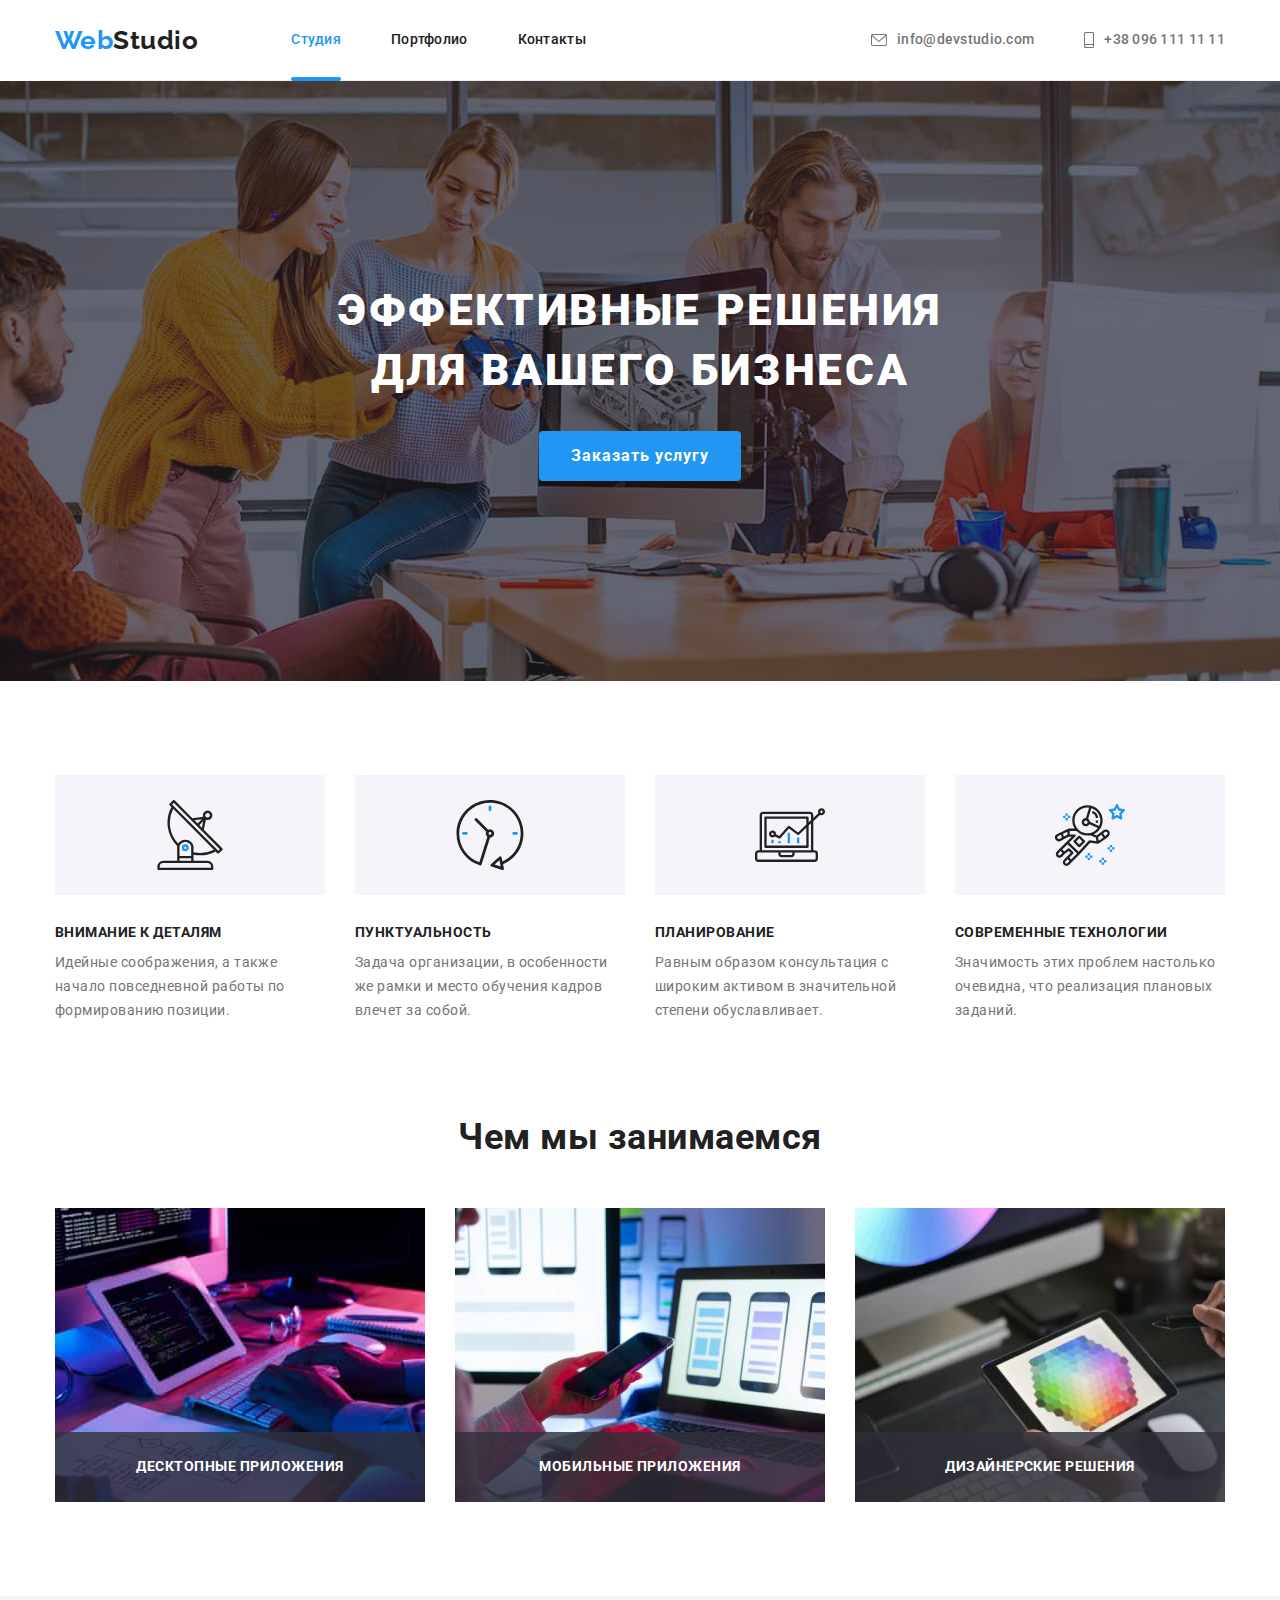
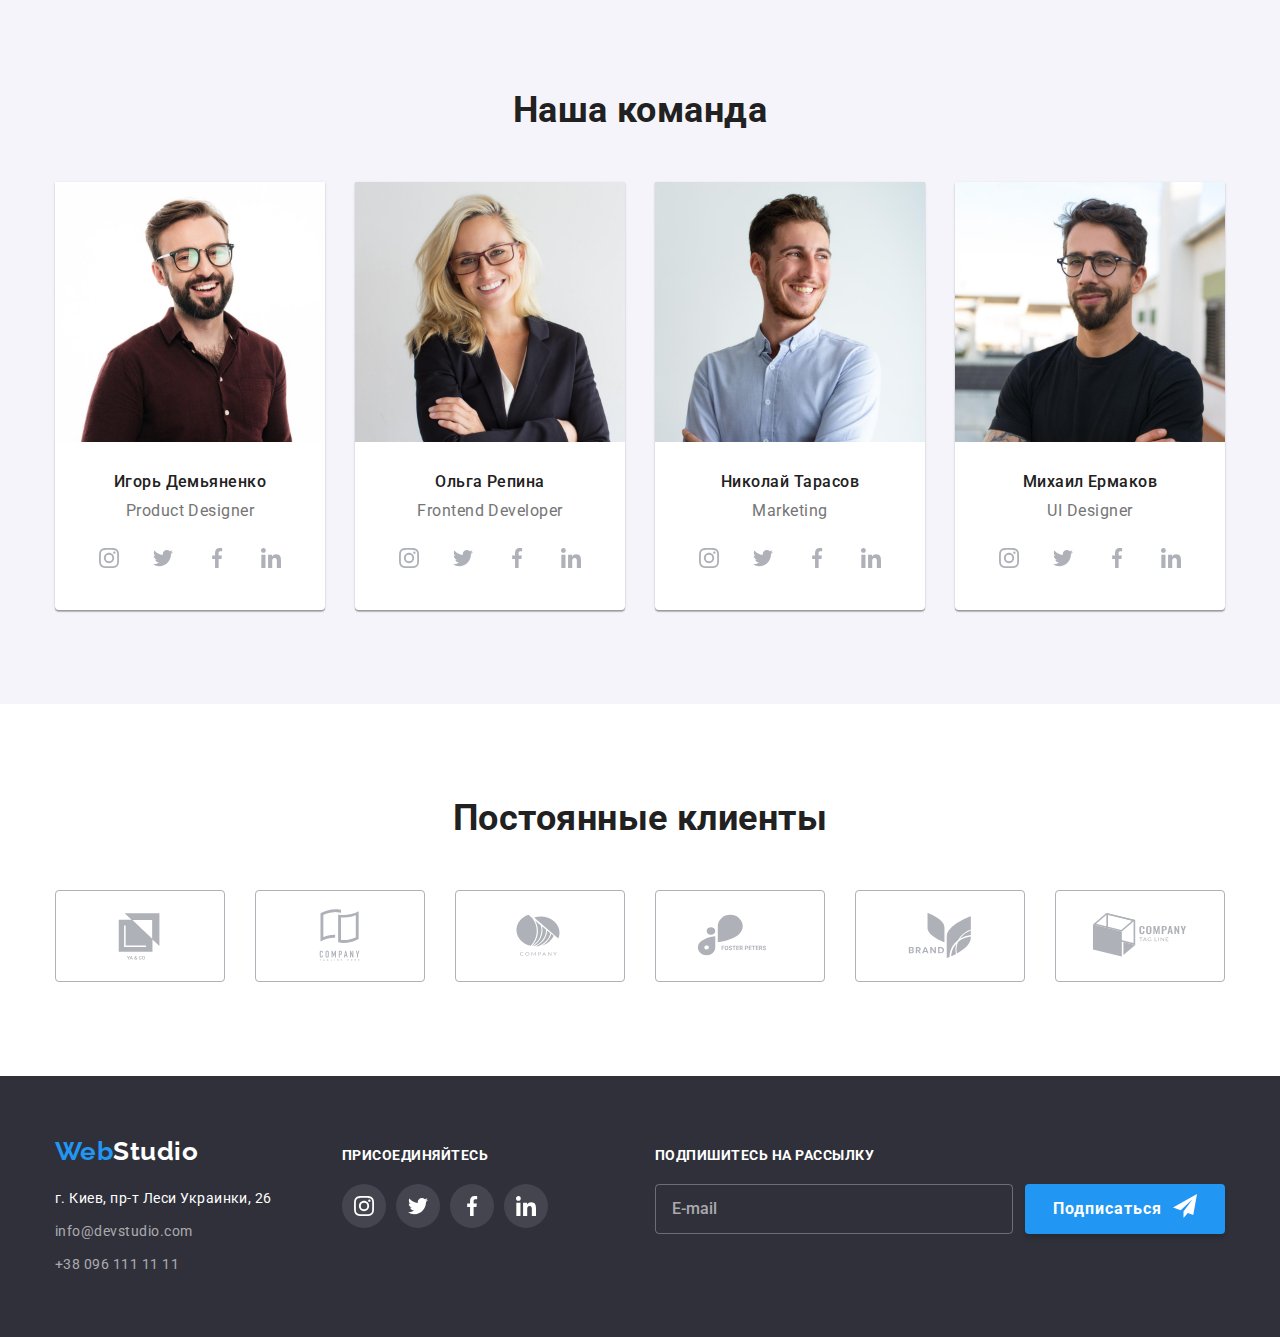
<file: index.html>
<!DOCTYPE html>
<html lang="ru">
<head>
    <meta charset="UTF-8">
    <meta http-equiv="X-UA-Compatible" content="IE=edge">
    <meta name="viewport" content="width=, initial-scale=1.0">
    <title>goit-markup-hw-06</title>
    <link rel="preconnect" href="https://fonts.gstatic.com">
    <link href="https://fonts.googleapis.com/css2?family=Raleway:wght@700&family=Roboto:wght@400;500;700;900&display=swap" rel="stylesheet" />
    <link href="https://cdnjs.cloudflare.com/ajax/libs/modern-normalize/1.0.0/modern-normalize.min.css" rel="stylesheet" /> 
    <link href="./css/styles.css" rel="stylesheet" />
</head>

<body>
<!--Header of page-->
    <header>
        <div class="navigation-section container">
            <a class="logo link" href="./index.html"><span class="logo-accent">Web</span>Studio</a>
            <nav class="nav-list-of-pages">
                <ul class="list">
                    <li class="nav-list-element">
                        <a class="nav-list-item link current" href="./index.html">Студия</a></li>
                    <li class="nav-list-element">
                        <a class="nav-list-item link" href="./portfolio.html">Портфолио</a></li>
                    <li class="nav-list-element">
                        <a class="nav-list-item link" href="">Контакты</a></li>
                </ul>
            </nav>
            <ul class="list">
                <li class="up-contacts-list-element">
                    <a class="up-contacts-list-item link" href="mailto:info@devstudio.com">
                        <svg class="up-contacts-icon" width="16" height="12">
                            <use href="./images/spritehover.svg#icon-envelope"></use>
                        </svg>
                        info@devstudio.com
                    </a>
                </li>
                <li class="up-contacts-list-element">
                    <a class="up-contacts-list-item link" href="tel:+380961111111">
                        <svg class="up-contacts-icon" width="10" height="16">
                            <use href="./images/spritehover.svg#icon-smartphone"></use>
                        </svg>
                        +38 096 111 11 11
                    </a>
                </li>
            </ul>
        </div>
    </header>
    <!--Main content-->
    <main>
        <!--Main section-->
        <section class="main-section">
            <div class="hero">
                <h1 class="main-title">Эффективные решения для вашего бизнеса</h1>
                <button class="section-btn" data-modal-open type="button">Заказать услугу</button>
            </div>
        </section>
        <!--Features section-->
        <section class="features-section section">
            <div class="container">
                <h2 class="visually-hidden">Особенности</h2>
                    <ul class="features-list list">
                        <li class="features-list-element">
                            <div class="features-list-icon-wrap">
                                <svg class="features-list-icon" width="70" height="70">
                                    <use href="./images/spritenohover.svg#icon-antenna"></use>
                                </svg>
                            </div>
                            <h3 class="features-title">Внимание к деталям</h3>
                            <p class="features-title-dscr">Идейные соображения, а также начало повседневной работы по формированию позиции.</p>
                        </li>
                        <li class="features-list-element">
                            <div class="features-list-icon-wrap">
                                <svg class="features-list-icon" width="70" height="70">
                                    <use href="./images/spritenohover.svg#icon-clock"></use>
                                </svg>
                            </div>
                            <h3 class="features-title">Пунктуальность</h3>
                            <p class="features-title-dscr">Задача организации, в особенности же рамки и место обучения кадров влечет за собой.</p>
                        </li>
                        <li class="features-list-element">
                            <div class="features-list-icon-wrap">
                                <svg class="features-list-icon" width="70" height="70">
                                    <use href="./images/spritenohover.svg#icon-diagram"></use>
                                </svg>
                            </div>
                            <h3 class="features-title">Планирование</h3>
                            <p class="features-title-dscr">Равным образом консультация с широким активом в значительной степени обуславливает.</p>
                        </li>
                        <li class="features-list-element">
                            <div class="features-list-icon-wrap">
                                <svg class="features-list-icon" width="70" height="70">
                                    <use href="./images/spritenohover.svg#icon-astronaut"></use>
                                </svg>
                            </div>
                            <h3 class="features-title">Современные технологии</h3>
                            <p class="features-title-dscr">Значимость этих проблем настолько очевидна, что реализация плановых заданий.</p>
                        </li>
                    </ul>
                </div>
        </section>
        <!--Occupations section-->
        <section class="occupations-section section">
            <div class="container">
                <h2 class="secondary-title">Чем мы занимаемся</h2>
                    <ul class="occupations-list list">
                        <li class="occupations-list-element">
                            <div class="occupations-list-thumb">
                                <img src="./images/occupation1.jpg" alt="Десктопные приложения" width="370" height="294" />
                                <div class="occupations-list-overlay">
                                    <p class="occupations-list-text">Десктопные приложения</p>
                                </div>
                            </div>
                        </li>
                        <li class="occupations-list-element">
                            <div class="occupations-list-thumb">
                                <img src="./images/occupation2.jpg" alt="Мобильные приложения" width="370" height="294" />
                                <div class="occupations-list-overlay">
                                    <p class="occupations-list-text">Мобильные приложения</p>
                                </div>
                            </div>
                        </li>
                        <li class="occupations-list-element">
                            <div class="occupations-list-thumb">
                                <img src="./images/occupation3.jpg" alt="Дизайнерские решения" width="370" height="294" />
                                <div class="occupations-list-overlay">
                                    <p class="occupations-list-text">Дизайнерские решения</p>
                                </div>
                            </div>
                        </li>
                    </ul>
            </div>
        </section>
        <!--Our team section-->
        <section class="team-section section">
            <div class="container">
                <h2 class="secondary-title">Наша команда</h2>
                    <ul class="team-list list">
                        <li class="team-list-element">
                            <div class="team-image-tumb">
                                <img src="./images/photo1.jpg" alt="Игорь Демьяненко" width="270" height="260" />
                            </div>
                            <div class="team-list-element-container">
                                <h3 class="team-person">Игорь Демьяненко</h3>
                                <p class="team-person-role">Product Designer</p>
                                <ul class="list team-social-links-list">
                                    <li class="team-social-links-element">
                                        <a class="link team-social-links-link" href="" target="_blank" rel="noopener noreferrer">
                                            <svg class="team-social-links-icon" width="20" height="20">
                                                <use href="./images/spritehover.svg#icon-instagram"></use>
                                            </svg>
                                        </a>
                                    </li>
                                    <li class="team-social-links-element">
                                        <a class="link team-social-links-link" href="" target="_blank" rel="noopener noreferrer">
                                            <svg class="team-social-links-icon" width="20" height="20">
                                                <use href="./images/spritehover.svg#icon-twitter"></use>
                                            </svg>
                                        </a>
                                    </li>
                                    <li class="team-social-links-element">
                                        <a class="link team-social-links-link" href="" target="_blank" rel="noopener noreferrer">
                                            <svg class="team-social-links-icon" width="20" height="20">
                                                <use href="./images/spritehover.svg#icon-facebook"></use>
                                            </svg>
                                        </a>
                                    </li>
                                    <li class="team-social-links-element">
                                        <a class="link team-social-links-link" href="" target="_blank" rel="noopener noreferrer">
                                            <svg class="team-social-links-icon" width="20" height="20">
                                                <use href="./images/spritehover.svg#icon-linkedin"></use>
                                            </svg>
                                        </a>
                                    </li>
                                </ul>
                            </div>
                        </li>
                        <li class="team-list-element">
                            <div class="team-image-tumb">
                                <img src="./images/photo2.jpg" alt="Ольга Репина" width="270" height="260" />
                            </div>
                            <div class="team-list-element-container">
                                <h3 class="team-person">Ольга Репина</h3>
                                <p class="team-person-role">Frontend Developer</p>
                                <ul class="list team-social-links-list">
                                    <li class="team-social-links-element">
                                        <a class="link team-social-links-link" href="" target="_blank" rel="noopener noreferrer">
                                            <svg class="team-social-links-icon" width="20" height="20">
                                                <use href="./images/spritehover.svg#icon-instagram"></use>
                                            </svg>
                                        </a>
                                    </li>
                                    <li class="team-social-links-element">
                                        <a class="link team-social-links-link" href="" target="_blank" rel="noopener noreferrer">
                                            <svg class="team-social-links-icon" width="20" height="20">
                                                <use href="./images/spritehover.svg#icon-twitter"></use>
                                            </svg>
                                        </a>
                                    </li>
                                    <li class="team-social-links-element">
                                        <a class="link team-social-links-link" href="" target="_blank" rel="noopener noreferrer">
                                            <svg class="team-social-links-icon" width="20" height="20">
                                                <use href="./images/spritehover.svg#icon-facebook"></use>
                                            </svg>
                                        </a>
                                    </li>
                                    <li class="team-social-links-element">
                                        <a class="link team-social-links-link" href="" target="_blank" rel="noopener noreferrer">
                                            <svg class="team-social-links-icon" width="20" height="20">
                                                <use href="./images/spritehover.svg#icon-linkedin"></use>
                                            </svg>
                                        </a>
                                    </li>
                                </ul>
                            </div>
                        </li>
                        <li class="team-list-element">
                            <div class="team-image-tumb">
                                <img src="./images/photo3.jpg" alt="Николай Тарасов" width="270" height="260" />
                            </div>
                            <div class="team-list-element-container">
                                <h3 class="team-person">Николай Тарасов</h3>
                                <p class="team-person-role">Marketing</p>
                                <ul class="list team-social-links-list">
                                    <li class="team-social-links-element">
                                        <a class="link team-social-links-link" href="" target="_blank" rel="noopener noreferrer">
                                            <svg class="team-social-links-icon" width="20" height="20">
                                                <use href="./images/spritehover.svg#icon-instagram"></use>
                                            </svg>
                                        </a>
                                    </li>
                                    <li class="team-social-links-element">
                                        <a class="link team-social-links-link" href="" target="_blank" rel="noopener noreferrer">
                                            <svg class="team-social-links-icon" width="20" height="20">
                                                <use href="./images/spritehover.svg#icon-twitter"></use>
                                            </svg>
                                        </a>
                                    </li>
                                    <li class="team-social-links-element">
                                        <a class="link team-social-links-link" href="" target="_blank" rel="noopener noreferrer">
                                            <svg class="team-social-links-icon" width="20" height="20">
                                                <use href="./images/spritehover.svg#icon-facebook"></use>
                                            </svg>
                                        </a>
                                    </li>
                                    <li class="team-social-links-element">
                                        <a class="link team-social-links-link" href="" target="_blank" rel="noopener noreferrer">
                                            <svg class="team-social-links-icon" width="20" height="20">
                                                <use href="./images/spritehover.svg#icon-linkedin"></use>
                                            </svg>
                                        </a>
                                    </li>
                                </ul>
                            </div>
                        </li>
                        <li class="team-list-element">
                            <div class="team-image-tumb">
                                <img src="./images/photo4.jpg" alt="Михаил Ермаков" width="270" height="260" />
                            </div>
                            <div class="team-list-element-container">
                                <h3 class="team-person">Михаил Ермаков</h3>
                                <p class="team-person-role">UI Designer</p>
                                <ul class="list team-social-links-list">
                                    <li class="team-social-links-element">
                                        <a class="link team-social-links-link" href="" target="_blank" rel="noopener noreferrer">
                                            <svg class="team-social-links-icon" width="20" height="20">
                                                <use href="./images/spritehover.svg#icon-instagram"></use>
                                            </svg>
                                        </a>
                                    </li>
                                    <li class="team-social-links-element">
                                        <a class="link team-social-links-link" href="" target="_blank" rel="noopener noreferrer">
                                            <svg class="team-social-links-icon" width="20" height="20">
                                                <use href="./images/spritehover.svg#icon-twitter"></use>
                                            </svg>
                                        </a>
                                    </li>
                                    <li class="team-social-links-element">
                                        <a class="link team-social-links-link" href="" target="_blank" rel="noopener noreferrer">
                                            <svg class="team-social-links-icon" width="20" height="20">
                                                <use href="./images/spritehover.svg#icon-facebook"></use>
                                            </svg>
                                        </a>
                                    </li>
                                    <li class="team-social-links-element">
                                        <a class="link team-social-links-link" href="" target="_blank" rel="noopener noreferrer">
                                            <svg class="team-social-links-icon" width="20" height="20">
                                                <use href="./images/spritehover.svg#icon-linkedin"></use>
                                            </svg>
                                        </a>
                                    </li>
                                </ul>
                            </div>
                        </li>
                    </ul>
                </div>
        </section>

        <!--Clients-->
        <section class="section">
            <div class="container">
                <h2 class="secondary-title">Постоянные клиенты</h2>
                <ul class="list clients-list">
                    <li class="clients-links-element">
                        <a class="link clients-links-link" href="" target="_blank" rel="noopener noreferrer">
                            <svg class="clients-links-icon" width="106" height="60">
                                <use href="./images/spritehover.svg#icon-Logo-one"></use>
                            </svg>
                        </a>
                    </li>
                    <li class="clients-links-element">
                        <a class="link clients-links-link" href="" target="_blank" rel="noopener noreferrer">
                            <svg class="clients-links-icon" width="106" height="60">
                                <use href="./images/spritehover.svg#icon-Logo-two"></use>
                            </svg>
                        </a>
                    </li>
                    <li class="clients-links-element">
                        <a class="link clients-links-link" href="" target="_blank" rel="noopener noreferrer">
                            <svg class="clients-links-icon" width="106" height="60">
                                <use href="./images/spritehover.svg#icon-Logo-three"></use>
                            </svg>
                        </a>
                    </li>
                    <li class="clients-links-element">
                        <a class="link clients-links-link" href="" target="_blank" rel="noopener noreferrer">
                            <svg class="clients-links-icon" width="106" height="60">
                                <use href="./images/spritehover.svg#icon-Logo-four"></use>
                            </svg>
                        </a>
                    </li>
                    <li class="clients-links-element">
                        <a class="link clients-links-link" href="" target="_blank" rel="noopener noreferrer">
                            <svg class="clients-links-icon" width="106" height="60">
                                <use href="./images/spritehover.svg#icon-Logo-five"></use>
                            </svg>
                        </a>
                    </li>
                    <li class="clients-links-element">
                        <a class="link clients-links-link" href="" target="_blank" rel="noopener noreferrer">
                            <svg class="clients-links-icon" width="106" height="60">
                                <use href="./images/spritehover.svg#icon-Logo-six"></use>
                            </svg>
                        </a>
                    </li>
                </ul>
            </div>
        </section>
    </main>

    <!--Hero-Modal-window-->
    <div class="backdrop is-hidden" data-modal>
        <div class="hero-modal">
            <button class="hero-modal-close-btn" data-modal-close>
                <svg class="hero-modal-close-icon" width="11" height="11">
                    <use href="./images/spriteform.svg#icon-close-btn"></use>
                </svg>
            </button>

            <form class="modal-form" action="#" method="POST" autocomplete="off">
                <h4 class="modal-title">Оставьте свои данные, мы вам перезвоним</h4>

                
                <label class="modal-label" for="name">Имя</label>
                <div class="modal-input-thumb"> 
                    <input class="modal-input" type="text" name="modal-input-name" id="name" placeholder=" " />
                        <svg class="modal-icon" width="18" height="18">
                            <use href="./images/spriteform.svg#icon-person-black"></use>
                        </svg>
                </div>
                
                
                <label class="modal-label" for="phone">Телефон</label>
                <div class="modal-input-thumb">  
                    <input class="modal-input" type="tel" name="modal-input-phone" id="phone" placeholder=" " />
                        <svg class="modal-icon" width="18" height="18">
                            <use href="./images/spriteform.svg#icon-phone-black"></use>
                        </svg>
                </div>

                
                <label class="modal-label" for="mail">Почта</label>
                <div class="modal-input-thumb">  
                    <input class="modal-input" type="email" name="modal-input-mail" id="mail" placeholder=" " />
                        <svg class="modal-icon" width="18" height="18">
                            <use href="./images/spriteform.svg#icon-email-black"></use>
                        </svg>
                </div>
                
                <label class="modal-label" for="coment">Комментарий</label>
                <textarea class="modal-input modal-coment-text-area" name="modal-text-area-text" id="coment" placeholder="Введите текст"></textarea>

                <div class="checkbox-wrap">
                    
                    <label class="modal-label-checkbox">
                        <input class="checkbox-place" type="checkbox" name="checkbox-value" />
                        <span class="checkbox-icon-wrap">
                            <svg class="checkbox-icon" width="16" height="15">
                                <use href="./images/spriteform.svg#icon-checkbox"></use>
                            </svg>
                        </span>
                        
                        Соглашаюсь с рассылкой и принимаю 
                        <a class="modal-link" href="#">Условия договора</a>
                    </label>
                </div>
                
                <button class="section-btn modal-submit-btn" type="submit">Отправить</button>
            </form>
        </div>
    </div>

    <!--Footer-->
    <footer class="footer-section">
        <div class="container footer-container">
            <div class="address-container">
                <a class="logo link logo-down-color-marg" href="./index.html"><span class="logo-accent">Web</span>Studio</a>
                    <address class="address">
                        <ul class="list">
                            <li class="down-contacts-list-element"><a class="down-contacts-list-item link" href="https://goo.gl/maps/1cNyrUN5Ciwygz4w9" target="_blank" rel="noopener noreferrer">г. Киев, пр-т Леси Украинки, 26</a></li>
                            <li class="down-contacts-list-element"><a class="down-contacts-list-item contacts-alfa link" href="mailto:info@devstudio.com">info@devstudio.com</a></li>
                            <li class="down-contacts-list-element"><a class="down-contacts-list-item contacts-alfa link" href="tel:+380961111111">+38 096 111 11 11</a></li>
                        </ul>
                    </address>
            </div>
            <div>
                <p class="footer-social-links-text">присоединяйтесь</p>
                <ul class="list footer-social-links-list">
                    <li class="footer-social-links-element">
                        <a class="link footer-social-links-link" href="" target="_blank" rel="noopener noreferrer">
                            <svg class="footer-social-links-icon" width="20" height="20">
                                <use href="./images/spritehover.svg#icon-instagram"></use>
                            </svg>
                        </a>
                    </li>
                    <li class="footer-social-links-element">
                        <a class="link footer-social-links-link" href="" target="_blank" rel="noopener noreferrer">
                            <svg class="footer-social-links-icon" width="20" height="20">
                                <use href="./images/spritehover.svg#icon-twitter"></use>
                            </svg>
                        </a>
                    </li>
                    <li class="footer-social-links-element">
                        <a class="link footer-social-links-link" href="" target="_blank" rel="noopener noreferrer">
                            <svg class="footer-social-links-icon" width="20" height="20">
                                <use href="./images/spritehover.svg#icon-facebook"></use>
                            </svg>
                        </a>
                    </li>
                    <li class="footer-social-links-element">
                        <a class="link footer-social-links-link" href="" target="_blank" rel="noopener noreferrer">
                            <svg class="footer-social-links-icon" width="20" height="20">
                                <use href="./images/spritehover.svg#icon-linkedin"></use>
                            </svg>
                        </a>
                    </li>
                </ul>
            </div>
            <form class="subscribe-form" action="#" method="POST" autocomplete="off">
                <label class="subscribe-label" for="subscribe">Подпишитесь на рассылку</label>
                <div class="subscribe-inp-btn-thumb">
                    <input class="subscribe-input-email" type="text" name="subscribe-input-email-text" id="subscribe" placeholder="E-mail">
                <button class="section-btn subscribe-btn" type="submit">Подписаться
                    <svg class="footer-social-links-icon" width="24" height="24">
                        <use href="./images/spriteform.svg#icon-send"></use>
                    </svg>
                </button>
                </div>
            </form>
        </div>
    </footer>

<!--Scripts-->
<script src="./js/modal.js"></script>
</body>
</html>
</file>
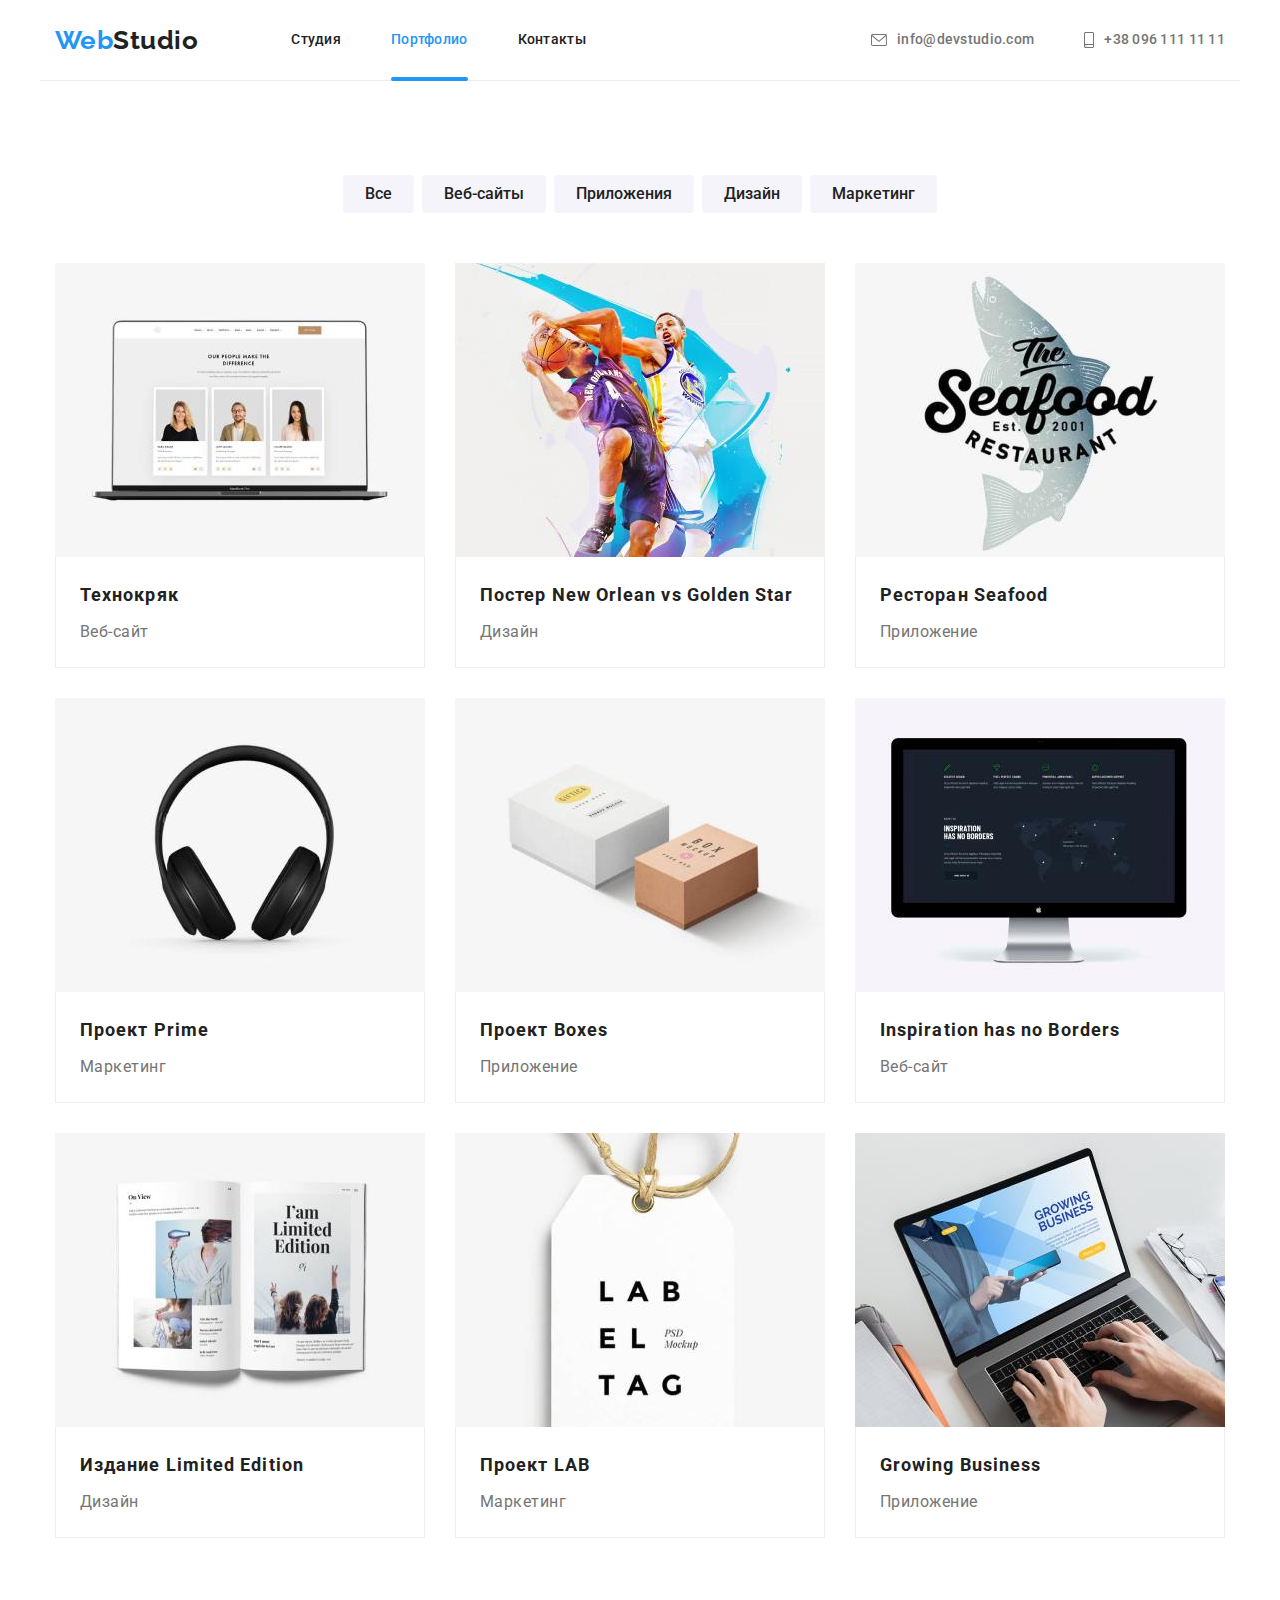
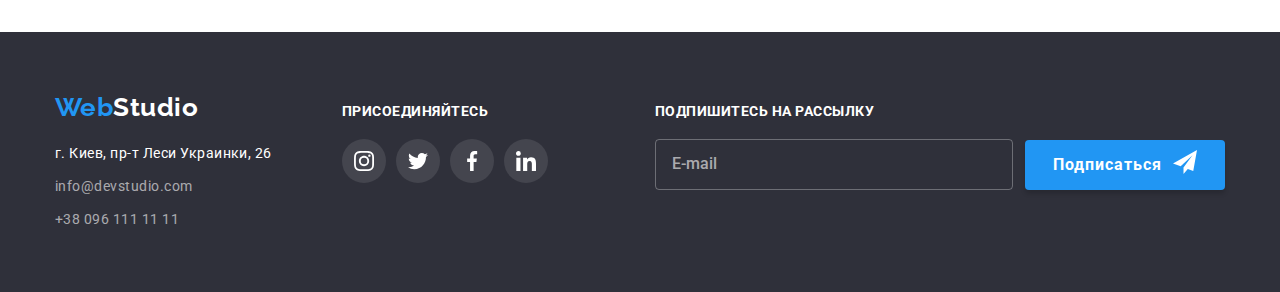
<file: portfolio.html>
<!DOCTYPE html>
<html lang="ru">
<head>
    <meta charset="UTF-8">
    <meta http-equiv="X-UA-Compatible" content="IE=edge">
    <meta name="viewport" content="width=, initial-scale=1.0">
    <title>goit-markup-hw-06</title>
    <link rel="preconnect" href="https://fonts.gstatic.com">
    <link href="https://fonts.googleapis.com/css2?family=Raleway:wght@700&family=Roboto:wght@400;500;700;900&display=swap" rel="stylesheet" />
    <link href="https://cdnjs.cloudflare.com/ajax/libs/modern-normalize/1.0.0/modern-normalize.min.css" rel="stylesheet" />
    <link href="./css/styles.css" rel="stylesheet" />
</head>

<body>
    <!--Header of page-->
    <header>
        <div class="navigation-section container">
            <a class="logo link" href="./index.html"><span class="logo-accent">Web</span>Studio</a>
            <nav class="nav-list-of-pages">
                <ul class="list">
                    <li class="nav-list-element"><a class="nav-list-item link" href="./index.html">Студия</a></li>
                    <li class="nav-list-element"><a class="nav-list-item link current" href="./portfolio.html">Портфолио</a></li>
                    <li class="nav-list-element"><a class="nav-list-item link" href="">Контакты</a></li>
                </ul>
            </nav>
            <ul class="list">
                <li class="up-contacts-list-element">
                    <a class="up-contacts-list-item link" href="mailto:info@devstudio.com">
                        <svg class="up-contacts-icon" width="16" height="12">
                            <use href="./images/spritehover.svg#icon-envelope"></use>
                        </svg>
                        info@devstudio.com
                    </a>
                </li>
                <li class="up-contacts-list-element">
                    <a class="up-contacts-list-item link" href="tel:+380961111111">
                        <svg class="up-contacts-icon" width="10" height="16">
                            <use href="./images/spritehover.svg#icon-smartphone"></use>
                        </svg>
                        +38 096 111 11 11
                    </a>
                </li>
            </ul>
        </div>
    </header>
    <!--Main content-->
    <main>
        <!--Main section-->
        <section class="section">
            <div class="container">
                <h1 class="visually-hidden">Роботы WebStudio</h1>
                <ul class="filter-list list">
                    <li class="filter-list-element"><button class="portfolio-btn" type="button">Все</button></li>
                    <li class="filter-list-element"><button class="portfolio-btn" type="button">Веб-сайты</button></li>
                    <li class="filter-list-element"><button class="portfolio-btn" type="button">Приложения</button></li>
                    <li class="filter-list-element"><button class="portfolio-btn" type="button">Дизайн</button></li>
                    <li class="filter-list-element"><button class="portfolio-btn" type="button">Маркетинг</button></li>
                </ul>
                <ul class="galery-list list">
                    <li class="galery-list-element">
                        <a class="link galery-list-link" href="#" target="_blank" rel="noopener noreferrer">
                            <div class="galery-list-thumb">
                                <img src="./images/portfolio1.jpg" alt="Веб-сайт Технокряк" width="370" height="294" />
                                <div class="galery-list-overlay">
                                    <p class="galery-list-text">
                                        Технокряк это современная площадка распространения коронавируса. Компании используют эту платформу для цифрового шпионажа и атак на защищённые сервера конкурентов.
                                    </p>
                                </div>
                            </div>
                            <div class="galery-list-container">
                                <h2 class="work-studio-title">Технокряк</h2>
                                <p class="work-studio-dscr">Веб-сайт</p>
                            </div>
                        </a>
                    </li>
                    <li class="galery-list-element">
                        <a class="link galery-list-link" href="#" target="_blank" rel="noopener noreferrer">
                            <div class="galery-list-thumb">
                                <img src="./images/portfolio2.jpg" alt="Дизайн Постера New Orlean vs Golden Star" width="370" height="294" />
                                <div class="galery-list-overlay">
                                    <p class="galery-list-text">
                                        Технокряк это современная площадка распространения коронавируса. Компании используют эту платформу для цифрового шпионажа и атак на защищённые сервера конкурентов.
                                    </p>
                                </div>
                            </div>
                            <div class="galery-list-container">
                                <h2 class="work-studio-title">Постер New Orlean vs Golden Star</h2>
                                <p class="work-studio-dscr">Дизайн</p>
                            </div>
                        </a>
                    </li>
                    <li class="galery-list-element">
                        <a class="link galery-list-link" href="#" target="_blank" rel="noopener noreferrer">
                            <div class="galery-list-thumb">
                                <img src="./images/portfolio3.jpg" alt="Приложение Ресторан Seafood" width="370" height="294" /> 
                                <div class="galery-list-overlay">
                                    <p class="galery-list-text">
                                        Технокряк это современная площадка распространения коронавируса. Компании используют эту платформу для цифрового шпионажа и атак на защищённые сервера конкурентов.
                                    </p>
                                </div>
                            </div>
                            <div class="galery-list-container">
                                <h2 class="work-studio-title">Ресторан Seafood</h2>
                                <p class="work-studio-dscr">Приложение</p>
                            </div>
                        </a>
                    </li>
                    <li class="galery-list-element">
                        <a class="link galery-list-link" href="#" target="_blank" rel="noopener noreferrer">
                            <div class="galery-list-thumb">
                                <img src="./images/portfolio4.jpg" alt="Маркетинг Проекта Prime" width="370" height="294" />
                                <div class="galery-list-overlay">
                                    <p class="galery-list-text">
                                        Технокряк это современная площадка распространения коронавируса. Компании используют эту платформу для цифрового шпионажа и атак на защищённые сервера конкурентов.
                                    </p>
                                </div>
                            </div>
                            <div class="galery-list-container">
                                <h2 class="work-studio-title">Проект Prime</h2>
                                <p class="work-studio-dscr">Маркетинг</p>
                            </div>
                        </a>
                    </li>
                    <li class="galery-list-element">
                        <a class="link galery-list-link" href="#" target="_blank" rel="noopener noreferrer">
                            <div class="galery-list-thumb">
                                <img src="./images/portfolio5.jpg" alt="Приложение Проект Boxes" width="370" height="294" />
                                <div class="galery-list-overlay">
                                    <p class="galery-list-text">
                                        Технокряк это современная площадка распространения коронавируса. Компании используют эту платформу для цифрового шпионажа и атак на защищённые сервера конкурентов.
                                    </p>
                                </div>
                            </div>
                            <div class="galery-list-container">
                                <h2 class="work-studio-title">Проект Boxes</h2>
                                <p class="work-studio-dscr">Приложение</p>
                            </div>
                        </a>
                    </li>
                    <li class="galery-list-element">
                        <a class="link galery-list-link" href="#" target="_blank" rel="noopener noreferrer">
                            <div class="galery-list-thumb">
                                <img src="./images/portfolio6.jpg" alt="Веб-сайт Inspiration has no Borders" width="370" height="294" />
                                <div class="galery-list-overlay">
                                    <p class="galery-list-text">
                                        Технокряк это современная площадка распространения коронавируса. Компании используют эту платформу для цифрового шпионажа и атак на защищённые сервера конкурентов.
                                    </p>
                                </div>
                            </div>
                            <div class="galery-list-container">
                                <h2 class="work-studio-title">Inspiration has no Borders</h2>
                                <p class="work-studio-dscr">Веб-сайт</p>
                            </div>
                        </a>
                    </li>
                    <li class="galery-list-element">
                        <a class="link galery-list-link" href="#" target="_blank" rel="noopener noreferrer">
                            <div class="galery-list-thumb">
                                <img src="./images/portfolio7.jpg" alt="Дизайн Издания Limited Edition" width="370" height="294" />
                                <div class="galery-list-overlay">
                                    <p class="galery-list-text">
                                        Технокряк это современная площадка распространения коронавируса. Компании используют эту платформу для цифрового шпионажа и атак на защищённые сервера конкурентов.
                                    </p>
                                </div>
                            </div>
                            <div class="galery-list-container">
                                <h2 class="work-studio-title">Издание Limited Edition</h2>
                                <p class="work-studio-dscr">Дизайн</p>
                            </div>
                        </a>
                    </li>
                    <li class="galery-list-element">
                        <a class="link galery-list-link" href="#" target="_blank" rel="noopener noreferrer">
                            <div class="galery-list-thumb">
                                <img src="./images/portfolio8.jpg" alt="Маркетинг Проекта LAB" width="370" height="294" />
                                <div class="galery-list-overlay">
                                    <p class="galery-list-text">
                                        Технокряк это современная площадка распространения коронавируса. Компании используют эту платформу для цифрового шпионажа и атак на защищённые сервера конкурентов.
                                    </p>
                                </div>
                            </div>
                            <div class="galery-list-container">
                                <h2 class="work-studio-title">Проект LAB</h2>
                                <p class="work-studio-dscr">Маркетинг</p>
                            </div>
                        </a>
                    </li>
                    <li class="galery-list-element">
                        <a class="link galery-list-link" href="#" target="_blank" rel="noopener noreferrer">
                            <div class="galery-list-thumb">
                                <img src="./images/portfolio9.jpg" alt="Приложение Growing Business" width="370" height="294" />
                                <div class="galery-list-overlay">
                                    <p class="galery-list-text">
                                        Технокряк это современная площадка распространения коронавируса. Компании используют эту платформу для цифрового шпионажа и атак на защищённые сервера конкурентов.
                                    </p>
                                </div>
                            </div>                            
                            <div class="galery-list-container">
                                <h2 class="work-studio-title">Growing Business</h2>
                                <p class="work-studio-dscr">Приложение</p>
                            </div>
                        </a>
                    </li>
                </ul>
            </div>
        </section>
    </main>

    <!--Footer-->
    <footer class="footer-section">
        <div class="container footer-container">
            <div class="address-container">
                <a class="logo link logo-down-color-marg" href="./index.html"><span class="logo-accent">Web</span>Studio</a>
                    <address class="address">
                        <ul class="list">
                            <li class="down-contacts-list-element"><a class="down-contacts-list-item link" href="https://goo.gl/maps/1cNyrUN5Ciwygz4w9" target="_blank" rel="noopener noreferrer">г. Киев, пр-т Леси Украинки, 26</a></li>
                            <li class="down-contacts-list-element"><a class="down-contacts-list-item contacts-alfa link" href="mailto:info@devstudio.com">info@devstudio.com</a></li>
                            <li class="down-contacts-list-element"><a class="down-contacts-list-item contacts-alfa link" href="tel:+380961111111">+38 096 111 11 11</a></li>
                        </ul>
                    </address>
            </div>
            <div>
                <p class="footer-social-links-text">присоединяйтесь</p>
                <ul class="list footer-social-links-list">
                    <li class="footer-social-links-element">
                        <a class="link footer-social-links-link" href="" target="_blank" rel="noopener noreferrer">
                            <svg class="footer-social-links-icon" width="20" height="20">
                                <use href="./images/spritehover.svg#icon-instagram"></use>
                            </svg>
                        </a>
                    </li>
                    <li class="footer-social-links-element">
                        <a class="link footer-social-links-link" href="" target="_blank" rel="noopener noreferrer">
                            <svg class="footer-social-links-icon" width="20" height="20">
                                <use href="./images/spritehover.svg#icon-twitter"></use>
                            </svg>
                        </a>
                    </li>
                    <li class="footer-social-links-element">
                        <a class="link footer-social-links-link" href="" target="_blank" rel="noopener noreferrer">
                            <svg class="footer-social-links-icon" width="20" height="20">
                                <use href="./images/spritehover.svg#icon-facebook"></use>
                            </svg>
                        </a>
                    </li>
                    <li class="footer-social-links-element">
                        <a class="link footer-social-links-link" href="" target="_blank" rel="noopener noreferrer">
                            <svg class="footer-social-links-icon" width="20" height="20">
                                <use href="./images/spritehover.svg#icon-linkedin"></use>
                            </svg>
                        </a>
                    </li>
                </ul>
            </div>
            <form class="subscribe-form" action="#" method="POST" autocomplete="off">
                <label class="subscribe-label" for="subscribe">Подпишитесь на рассылку</label>
                <div class="subscribe-inp-btn-thumb">
                    <input class="subscribe-input-email" type="text" name="subscribe-input-email-text" id="subscribe" placeholder="E-mail">
                <button class="section-btn subscribe-btn" type="submit">Подписаться
                    <svg class="footer-social-links-icon" width="24" height="24">
                        <use href="./images/spriteform.svg#icon-send"></use>
                    </svg>
                </button>
                </div>
            </form>
        </div>
    </footer>
    </body>
    </html>
</file>
<file: css/styles.css>
:root {
  --primary-font: "Roboto", sans-serif;
  --logo-font: "Raleway", sans-serif;
  --main-bcg-color: #ffffff;
  --team-section-bcg-color: #f5f4fa;
  --hero-footer-bcg-color: #2f303a;
  --hero-down-bcg-color: #c4c4c4;
  --hero-gradient-color: rgba(47, 48, 58, 0.4);
  --accent-logo-hover-color: #2196f3;
  --main-text-color: #757575;
  --headers-nav-color: #212121;
  --hero-footer-text-color: #ffffff;
  --actbtn-color: #ffffff;
  --noactbtn-color: #212121;
  --actbtn-bcg: #2196f3;
  --noactbtn-bgd: #f5f4fa;
  --alfa-color: rgba(255, 255, 255, 0.6);
  --border-color: #ececec;
  --border-color-portfolio: #eeeeee;
  --occupations-overlay-color: rgba(47, 48, 58, 0.8);
  --galery-overlay-color: rgba(33, 150, 243, 0.9);
  --margin-card: 30px;
  --svg-links-color: #afb1b8;
  --footer-link-bgc: rgba(255, 255, 255, 0.1);
  --shadov-0-15: rgba(0, 0, 0, 0.15);
  --shadow-0-12: rgba(0, 0, 0, 0.12);
  --shadow-0-14: rgba(0, 0, 0, 0.14);
  --shadow-0-2: rgba(0, 0, 0, 0.2);
  --shadow-0-1: rgba(0, 0, 0, 0.1);
  --shadow-0-08: rgba(0, 0, 0, 0.08);
  --shadow-0-06: rgba(0, 0, 0, 0.06);
  --shadow-0-16: rgba(0, 0, 0, 0.16);
  --backdrop-bgc: rgba(0, 0, 0, 0.2);
  --modal-close-btn-border: rgba(0, 0, 0, 0.1);
  --footer-input-border: rgba(255, 255, 255, 0.3);
  --icon-dark-color: #000000;
  --modal-input-border: rgba(33, 33, 33, 0.2);
  --modal-placeholder-color: rgba(117, 117, 117, 0.5);
}

body {
  font-family: var(--primary-font);
  letter-spacing: 0.03em;
  background-color: var(--main-bcg-color);
  color: var(--main-text-color);
}

/*UTILITES*/
h1,
h2,
h3,
h4,
h5,
h6,
p {
  margin: 0;
}
img {
  display: block;
  max-width: 100%;
  height: auto;
}
.link {
  text-decoration: none;
}

.list {
  padding: 0;
  margin: 0;
  list-style: none;
}
.address {
  font-style: inherit;
}

/*COMMON PROPERTIES*/
.container {
  width: 1200px;
  padding-left: 15px;
  padding-right: 15px;
  margin-left: auto;
  margin-right: auto;
}
.section {
  padding-top: 94px;
  padding-bottom: 94px;
}

/*HIDDEN TITLES*/
.visually-hidden {
  position: absolute !important;
  clip: rect(1px 1px 1px 1px);
  clip: rect(1px, 1px, 1px, 1px);
  padding: 0 !important;
  border: 0 !important;
  height: 1px !important;
  width: 1px !important;
  overflow: hidden;
}

/*HOVER+FOCUS*/
.nav-list-item:hover,
.nav-list-item:focus,
.up-contacts-list-item:hover,
.up-contacts-list-item:focus,
.down-contacts-list-item:hover,
.down-contacts-list-item:focus {
  color: var(--accent-logo-hover-color);
}

/*NAVIGATION-SECTION*/
.navigation-section {
  display: flex;
  align-items: center;
  border-bottom: 1px solid var(--border-color);
}
.navigation-section .list {
  display: flex;
}
.logo {
  margin-right: 93px;
  font-family: var(--logo-font);
  font-weight: 700;
  font-size: 26px;
  line-height: 1.19;
  color: var(--headers-nav-color);
}
.logo-accent {
  color: var(--accent-logo-hover-color);
}
.nav-list-of-pages {
  margin-right: auto;
}
.up-contacts-list-element:not(:last-child),
.nav-list-element:not(:last-child) {
  margin-right: 50px;
}
.nav-list-item {
  display: inline-block;
  position: relative;
  padding-top: 32px;
  padding-bottom: 32px;
  font-weight: 500;
  font-size: 14px;
  line-height: 1.14;
  letter-spacing: 0.02em;
  color: var(--headers-nav-color);
  transition: color 250ms cubic-bezier(0.4, 0, 0.2, 1);
}
.nav-list-item.current {
  color: var(--accent-logo-hover-color);
}
.nav-list-item.current::after {
  content: "";
  display: block;
  position: absolute;
  left: 0;
  bottom: 0;
  width: 100%;
  height: 4px;
  border-radius: 2px;
  background-color: var(--accent-logo-hover-color);
  opacity: 1;
  transform: translateY(1px);
  transition: opacity 250ms cubic-bezier(0.4, 0, 0.2, 1);
}
.up-contacts-list-item {
  display: flex;
  align-items: center;
  font-weight: 500;
  font-size: 14px;
  line-height: 1.14;
  letter-spacing: 0.02em;
  color: var(--main-text-color);
  transition: color 250ms cubic-bezier(0.4, 0, 0.2, 1);
}
.up-contacts-icon {
  fill: currentColor;
  margin-right: 10px;
}

/*MAIN SECTION*/
.main-section {
  /* padding-top: 200px;
  padding-bottom: 200px; */
  background-color: var(--hero-down-bcg-color);
  background-image: linear-gradient(
      to right,
      var(--hero-gradient-color),
      var(--hero-gradient-color)
    ),
    url("../images/heroimg.jpg");
  background-repeat: no-repeat;
  background-position: center;
  text-align: center;
}
.hero {
  height: 600px;
  max-width: 1600px;
  margin-left: auto;
  margin-right: auto;
  display: flex;
  flex-direction: column;
  justify-content: center;
  align-items: center;
  padding-left: 15px;
  padding-right: 15px;
}
.main-title {
  margin-right: auto;
  margin-left: auto;
  margin-bottom: 30px;
  max-width: 696px;
  font-weight: 900;
  font-size: 44px;
  line-height: 1.36;
  letter-spacing: 0.06em;
  text-transform: uppercase;
  color: var(--hero-footer-text-color);
}
.section-btn {
  min-width: 200px;
  padding: 10px 32px;
  font-weight: 700;
  font-size: 16px;
  line-height: 1.87;
  letter-spacing: 0.06em;
  color: var(--actbtn-color);
  cursor: pointer;
  background-color: var(--actbtn-bcg);
  box-shadow: 0px 4px 4px var(--shadov-0-15);
  border-radius: 4px;
  border: 0;
}

/*HERO-MODAL-WINDOW*/
.backdrop {
  position: fixed;
  top: 0;
  left: 0;
  width: 100%;
  height: 100%;
  background-color: var(--backdrop-bgc);
  transition: opacity 250ms cubic-bezier(0.4, 0, 0.2, 1),
  visibility 250ms cubic-bezier(0.4, 0, 0.2, 1);
}
.hero-modal {
  position: absolute;
  width: 528px;
  height: 581px;
  top: 50%;
  left: 50%;
  padding: 40px;
  transform: translate(-50%, -50%) scale(1);
  background-color: var(--main-bcg-color);
  box-shadow: 0px 1px 3px var(--shadow-0-12), 0px 1px 1px var(--shadow-0-14),
    0px 2px 1px var(--shadow-0-2);
  border-radius: 4px;
  opacity: 1;
  transition: transform 250ms cubic-bezier(0.4, 0, 0.2, 1),
    opacity 250ms cubic-bezier(0.4, 0, 0.2, 1);
}
.backdrop.is-hidden {
  opacity: 0;
  visibility: hidden;
  pointer-events: none;
  transition: opacity 250ms cubic-bezier(0.4, 0, 0.2, 1),
  visibility 250ms cubic-bezier(0.4, 0, 0.2, 1);
}
.backdrop.is-hidden .hero-modal{
  opacity: 0;
  transform: translate(-50%, -50%) scale(0.5);
  transition: transform 250ms cubic-bezier(0.4, 0, 0.2, 1),
    opacity 250ms cubic-bezier(0.4, 0, 0.2, 1);
}
.hero-modal-close-btn {
  position: absolute;
  top: 8px;
  right: 8px;
  width: 30px;
  height: 30px;
  background-color: var(--main-bcg-color);
  border: 1px solid var(--modal-close-btn-border);
  border-radius: 50%;
  cursor: pointer;
}
.hero-modal-close-icon {
  position: absolute;
  top: 50%;
  left: 50%;
  transform: translate(-50%, -50%);
  fill: var(--icon-dark-color);
  transition: fill 250ms cubic-bezier(0.4, 0, 0.2, 1);
}
.hero-modal-close-btn:hover .hero-modal-close-icon,
.hero-modal-close-btn:focus .hero-modal-close-icon {
  fill:var(--accent-logo-hover-color);
}
.modal-form {
  display: flex;
  flex-direction: column;
}
.modal-title {
  margin-bottom: 12px;
  font-weight: 700;
  font-size: 20px;
  line-height: 1.15;
  text-align: center;
  color: var(--headers-nav-color);
}
.modal-label {
  margin-bottom: 4px;
  font-weight: 500;
  font-size: 12px;
  line-height: 1.16;
  letter-spacing: 0.01em;
}
.modal-input-thumb {
  position: relative;
  margin-bottom: 10px;
}
.modal-input {
  width: 100%;
  padding: 11px 12px 11px 42px;
  border: 1px solid var(--modal-input-border);  
  border-radius: 4px;
  outline: none;
  transition: border 250ms cubic-bezier(0.4, 0, 0.2, 1);
  color: var(--headers-nav-color);
}
.modal-coment-text-area {
  width: 100%;
  height: 120px;
  padding: 12px 16px 12px 16px;
  margin-bottom: 20px;
  resize: none;
  transition: border 250ms cubic-bezier(0.4, 0, 0.2, 1);
}
.modal-coment-text-area::placeholder {
  font-weight: 500;
  font-size: 12px;
  line-height: 1.16;
  letter-spacing: 0.01em;
  color: var(--modal-placeholder-color);
}
.modal-input:focus,
.modal-coment-text-area:focus {
  border: 1px solid var(--accent-logo-hover-color);
}
.modal-input:focus + .modal-icon {
  fill:var(--accent-logo-hover-color);
}
.modal-icon {
  position: absolute;
  top: 50%;
  left: 12px;
  transform: translateY(-50%);
  fill: var(--headers-nav-color);
  transition: fill 250ms cubic-bezier(0.4, 0, 0.2, 1);
}
.checkbox-wrap {
  display: flex;
  justify-content: center;
  align-items: center;
  margin-bottom: 30px;
}
.modal-label-checkbox {
  display: flex;
  align-items: center;
  font-weight: 500;
  font-size: 14px;
  line-height: 1.71;
}
.modal-link {
  margin-left: 5px;
  color: var(--accent-logo-hover-color);
}
.checkbox-place {
  -webkit-appearance: none;
  -moz-appearance: none;
  appearance: none;
  position: absolute;
}
.checkbox-place:checked + .checkbox-icon-wrap {
  background-color: var(--accent-logo-hover-color);
  border: 2px solid var(--accent-logo-hover-color);
}
.checkbox-place:checked:focus + .checkbox-icon-wrap {
  background-color: var(--accent-logo-hover-color);
  border: 2px solid var(--accent-logo-hover-color);
}
.checkbox-place:focus + .checkbox-icon-wrap {
  border: 2px solid var(--accent-logo-hover-color);
}

.checkbox-icon-wrap{
  position: relative;
  display: inline-block;
  width: 16px;
  height: 15px;
  margin-right: 7px;
  background-color: var(--main-bcg-color);
  border: 2px solid var(--headers-nav-color);
  border-radius: 2px;
  transition: background-color 250ms cubic-bezier(0.4, 0, 0.2, 1), 
  border 250ms cubic-bezier(0.4, 0, 0.2, 1);
}

.checkbox-icon {
  position: absolute;
  top: 50%;
  left: 50%;
  transform: translate(-50%, -50%);
  fill: var(--hero-footer-text-color);
  stroke: var(--hero-footer-text-color);
}
.modal-submit-btn {
  margin-right: auto;
  margin-left: auto;
}


/*FEATURES*/
.features-list {
  display: flex;
  margin-right: calc(-1 * var(--margin-card));
}
.features-list > .features-list-element {
  flex-basis: calc((100% - 4 * var(--margin-card)) / 4);
  margin-right: var(--margin-card);
}
.features-list-icon-wrap {
  display: flex;
  align-items: center;
  justify-content: center;
  padding-top: 25px;
  padding-bottom: 25px;
  margin-bottom: 30px;
  background-color: var(--team-section-bcg-color);
}
.features-title {
  min-width: 270px;
  margin-bottom: 10px;
  font-weight: 700;
  font-size: 14px;
  line-height: 1.14;
  text-transform: uppercase;
  color: var(--headers-nav-color);
}
.features-title-dscr {
  min-width: 270px;
  font-size: 14px;
  line-height: 1.71;
}

/*OCUPATIONS*/
.occupations-section {
  padding-top: 0;
}
/*TITLE ocupations and team*/
.secondary-title {
  margin-bottom: 50px;
  font-weight: 700;
  font-size: 36px;
  line-height: 1.16;
  text-align: center;
  color: var(--headers-nav-color);
}
.occupations-list {
  display: flex;
  margin-right: calc(-1 * var(--margin-card));
}
.occupations-list > .occupations-list-element {
  flex-basis: calc((100% - 3 * var(--margin-card)) / 3);
  margin-right: var(--margin-card);
}
.occupations-list-thumb {
  position: relative;
}
.occupations-list-overlay {
  position: absolute;
  display: flex;
  justify-content: center;
  align-items: center;
  width: 100%;
  height: 24%;
  bottom: 0;
  left: 50%;
  background-color: var(--occupations-overlay-color);
  transform: translate(-50%, 0);
}
.occupations-list-text {
  font-weight: 700;
  font-size: 14px;
  line-height: 1.14;
  text-align: center;
  text-transform: uppercase;
  color: var(--hero-footer-text-color);
}

/*TEAM SECTION*/
.team-section {
  background-color: var(--team-section-bcg-color);
}
.team-list {
  display: flex;
  flex-wrap: wrap;
  margin-left: calc(-1 * var(--margin-card));
  margin-top: calc(-1 * var(--margin-card));
}
.team-list-element {
  flex-basis: calc((100% - 4 * var(--margin-card)) / 4);
  margin-left: var(--margin-card);
  margin-top: var(--margin-card);
  background-color: var(--main-bcg-color);
  box-shadow: 0px 1px 3px var(--shadow-0-12), 0px 1px 1px var(--shadow-0-14),
    0px 2px 1px var(--shadow-0-2);
  border-bottom-left-radius: 4px;
  border-bottom-right-radius: 4px;
}
.team-list-element-container {
  padding: 30px 32px;
  text-align: center;
}
.team-person {
  margin-bottom: 10px;
  font-weight: 500;
  font-size: 16px;
  line-height: 1.19;
  color: var(--headers-nav-color);
}
.team-person-role {
  margin-bottom: 16px;
  font-size: 16px;
  line-height: 1.19;
}
.team-social-links-list {
  display: inline-flex;
}
.team-social-links-element:not(:last-child) {
  margin-right: 10px;
}
.team-social-links-link {
  display: inline-flex;
  align-items: center;
  justify-content: center;
  width: 44px;
  height: 44px;
  border-radius: 50%;
  transition: background-color 250ms cubic-bezier(0.4, 0, 0.2, 1);
}
.team-social-links-link:hover,
.team-social-links-link:focus {
  background-color: var(--actbtn-bcg);
  border-radius: 50%;
}
.team-social-links-link:hover .team-social-links-icon,
.team-social-links-link:focus .team-social-links-icon {
  fill: var(--actbtn-color);
}
.team-social-links-icon {
  fill: var(--svg-links-color);
  transition: fill 250ms cubic-bezier(0.4, 0, 0.2, 1);
}

/*CLIENTS*/
.clients-list {
  display: inline-flex;
}
.clients-links-element:not(:last-child) {
  margin-right: var(--margin-card);
}
.clients-links-link {
  display: inline-flex;
  align-items: center;
  justify-content: center;
  width: 170px;
  height: 92px;
  border: 1px solid var(--svg-links-color);
  border-radius: 4px;
  transition: border 250ms cubic-bezier(0.4, 0, 0.2, 1);
}
.clients-links-link:hover .clients-links-icon,
.clients-links-link:focus .clients-links-icon {
  fill: var(--actbtn-bcg);
}
.clients-links-link:hover,
.clients-links-link:focus {
  border: 1px solid var(--actbtn-bcg);
}
.clients-links-icon {
  fill: var(--svg-links-color);
  transition: fill 250ms cubic-bezier(0.4, 0, 0.2, 1);
}

/*FOOTER*/
.footer-section {
  background-color: var(--hero-footer-bcg-color);
  padding-top: 60px;
  padding-bottom: 60px;
}
.footer-container {
  display: flex;
  align-items: baseline;
}
.address-container {
  margin-right: 70px;
}
.down-contacts-list-item {
  font-size: 14px;
  line-height: 1.71;
  color: var(--hero-footer-text-color);
  transition: color 250ms cubic-bezier(0.4, 0, 0.2, 1);
}
.contacts-alfa {
  color: var(--alfa-color);
}
.logo-down-color-marg {
  display: inline-block;
  margin-right: 0;
  margin-bottom: 20px;
  color: var(--hero-footer-text-color);
}
.down-contacts-list-element:not(:last-child) {
  margin-bottom: 9px;
}
.footer-social-links-text {
  font-weight: 700;
  font-size: 14px;
  line-height: 1.14;
  text-transform: uppercase;
  margin-bottom: 20px;
  color: var(--hero-footer-text-color);
}
.footer-social-links-list {
  display: inline-flex;
}
.footer-social-links-element:not(:last-child) {
  margin-right: 10px;
}
.footer-social-links-link {
  display: inline-flex;
  align-items: center;
  justify-content: center;
  width: 44px;
  height: 44px;
  background-color: var(--footer-link-bgc);
  border-radius: 50%;
  transition: background-color 250ms cubic-bezier(0.4, 0, 0.2, 1);
}
.footer-social-links-link:hover,
.footer-social-links-link:focus {
  background-color: var(--actbtn-bcg);
  border-radius: 50%;
}
.footer-social-links-link:hover .team-social-links-icon,
.footer-social-links-link:focus .team-social-links-icon {
  fill: var(--actbtn-color);
}
.footer-social-links-icon {
  fill: var(--actbtn-color);
}
.subscribe-form {
  min-width: 570px;
  margin-left: auto;
}
.subscribe-label {
  display: block;
  margin-bottom: 20px;
  font-weight: 700;
  font-size: 14px;
  line-height: 1.14;
  text-transform: uppercase;
  color: var(--hero-footer-text-color);
}
.subscribe-inp-btn-thumb {
  display: flex;
  justify-content: space-between;
  align-items: center;
}
.subscribe-input-email {
  margin: 0;
  margin-right: 12px;
  padding: 15px 16px 15px 16px;
  min-width: 358px;
  border: 1px solid var(--footer-input-border);
  border-radius: 4px;
  outline: none;
  background-color: transparent;
  color: var(--alfa-color);
}
.subscribe-input-email::placeholder {
  font-weight: 500;
  font-size: 16px;
  line-height: 1.25;
  color: var(--alfa-color);
}
.subscribe-btn {
  padding: 10px 28px 10px 28px;
  display: flex;
  justify-content: space-between;
}

/*PAGE PORTFOLIO Galery*/
.filter-list {
  display: flex;
  justify-content: center;
  margin-bottom: 50px;
}
.filter-list-element:not(:last-child) {
  margin-right: 8px;
}
.portfolio-btn {
  padding: 6px 22px;
  font-weight: 500;
  font-size: 16px;
  line-height: 1.62;
  text-align: center;
  background-color: var(--noactbtn-bgd);
  color: var(--noactbtn-color);
  border: 0;
  border-radius: 4px;
  transition: background-color 250ms cubic-bezier(0.4, 0, 0.2, 1),
    color 250ms cubic-bezier(0.4, 0, 0.2, 1),
    box-shadow 250ms cubic-bezier(0.4, 0, 0.2, 1);
}
.portfolio-btn:hover,
.portfolio-btn:focus {
  background-color: var(--actbtn-bcg);
  color: var(--actbtn-color);
  cursor: pointer;
  box-shadow: 0px 3px 1px var(--shadow-0-1), 0px 1px 2px var(--shadow-0-08),
    0px 2px 2px var(--shadow-0-12);
}
.galery-list {
  display: flex;
  flex-wrap: wrap;
  margin-left: calc(-1 * var(--margin-card));
  margin-top: calc(-1 * var(--margin-card));
}
.galery-list-element {
  flex-basis: calc((100% - 3 * var(--margin-card)) / 3);
  margin-left: var(--margin-card);
  margin-top: var(--margin-card);
  background: var(--main-bcg-color);
}
.galery-list-link {
  display: block;
  transition: box-shadow 250ms cubic-bezier(0.4, 0, 0.2, 1);
}
.galery-list-thumb {
  position: relative;
  overflow: hidden;
}
.galery-list-overlay {
  position: absolute;
  display: flex;
  justify-content: center;
  align-items: center;
  padding: 63px 24px;
  left: 0;
  bottom: 0;
  width: 100%;
  height: 100%;
  background-color: var(--galery-overlay-color);
  transform: translateY(100%);
  opacity: 0;
  transition: transform 250ms cubic-bezier(0.4, 0, 0.2, 1), opacity 250ms cubic-bezier(0.4, 0, 0.2, 1);
}
.galery-list-text {
  font-weight: 500;
  font-size: 18px;
  line-height: 1.56;
  color: var(--hero-footer-text-color);
}
.galery-list-link:hover,
.galery-list-link:focus {
  box-shadow: 0px 1px 1px var(--shadow-0-12), 0px 4px 4px var(--shadow-0-06),
    1px 4px 6px var(--shadow-0-16);
  transition: box-shadow 250ms cubic-bezier(0.4, 0, 0.2, 1);
}
.galery-list-link:hover .galery-list-overlay,
.galery-list-link:focus .galery-list-overlay {
  transform: translateY(0);
  opacity: 1;
  transition: transform 250ms cubic-bezier(0.4, 0, 0.2, 1), opacity 250ms cubic-bezier(0.4, 0, 0.2, 1);
}
.galery-list-container {
  padding: 20px 24px;
  border-right: 1px solid var(--border-color-portfolio);
  border-bottom: 1px solid var(--border-color-portfolio);
  border-left: 1px solid var(--border-color-portfolio);
}
.work-studio-title {
  margin-bottom: 4px;
  font-weight: 700;
  font-size: 18px;
  line-height: 2;
  letter-spacing: 0.06em;
  color: var(--headers-nav-color);
}
.work-studio-dscr {
  font-size: 16px;
  line-height: 1.87;
  color: var(--main-text-color);
}
</file>
